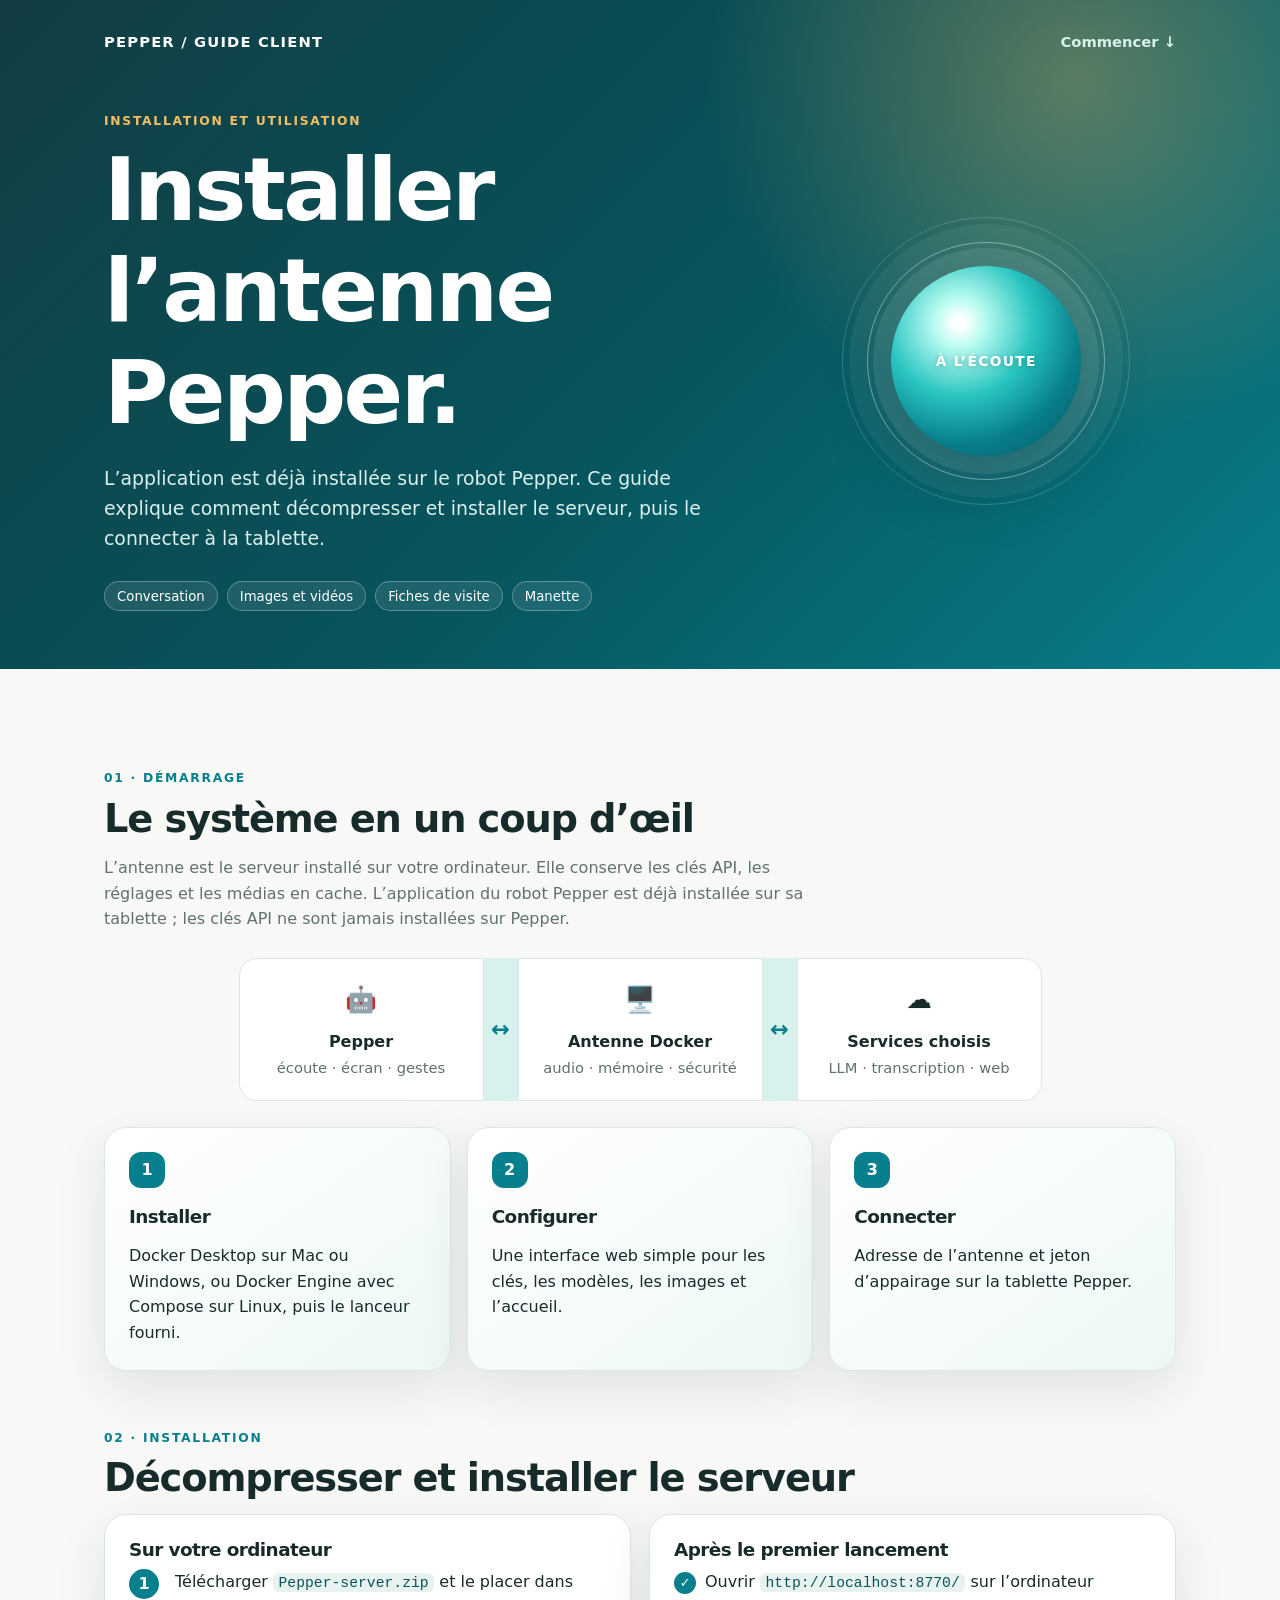
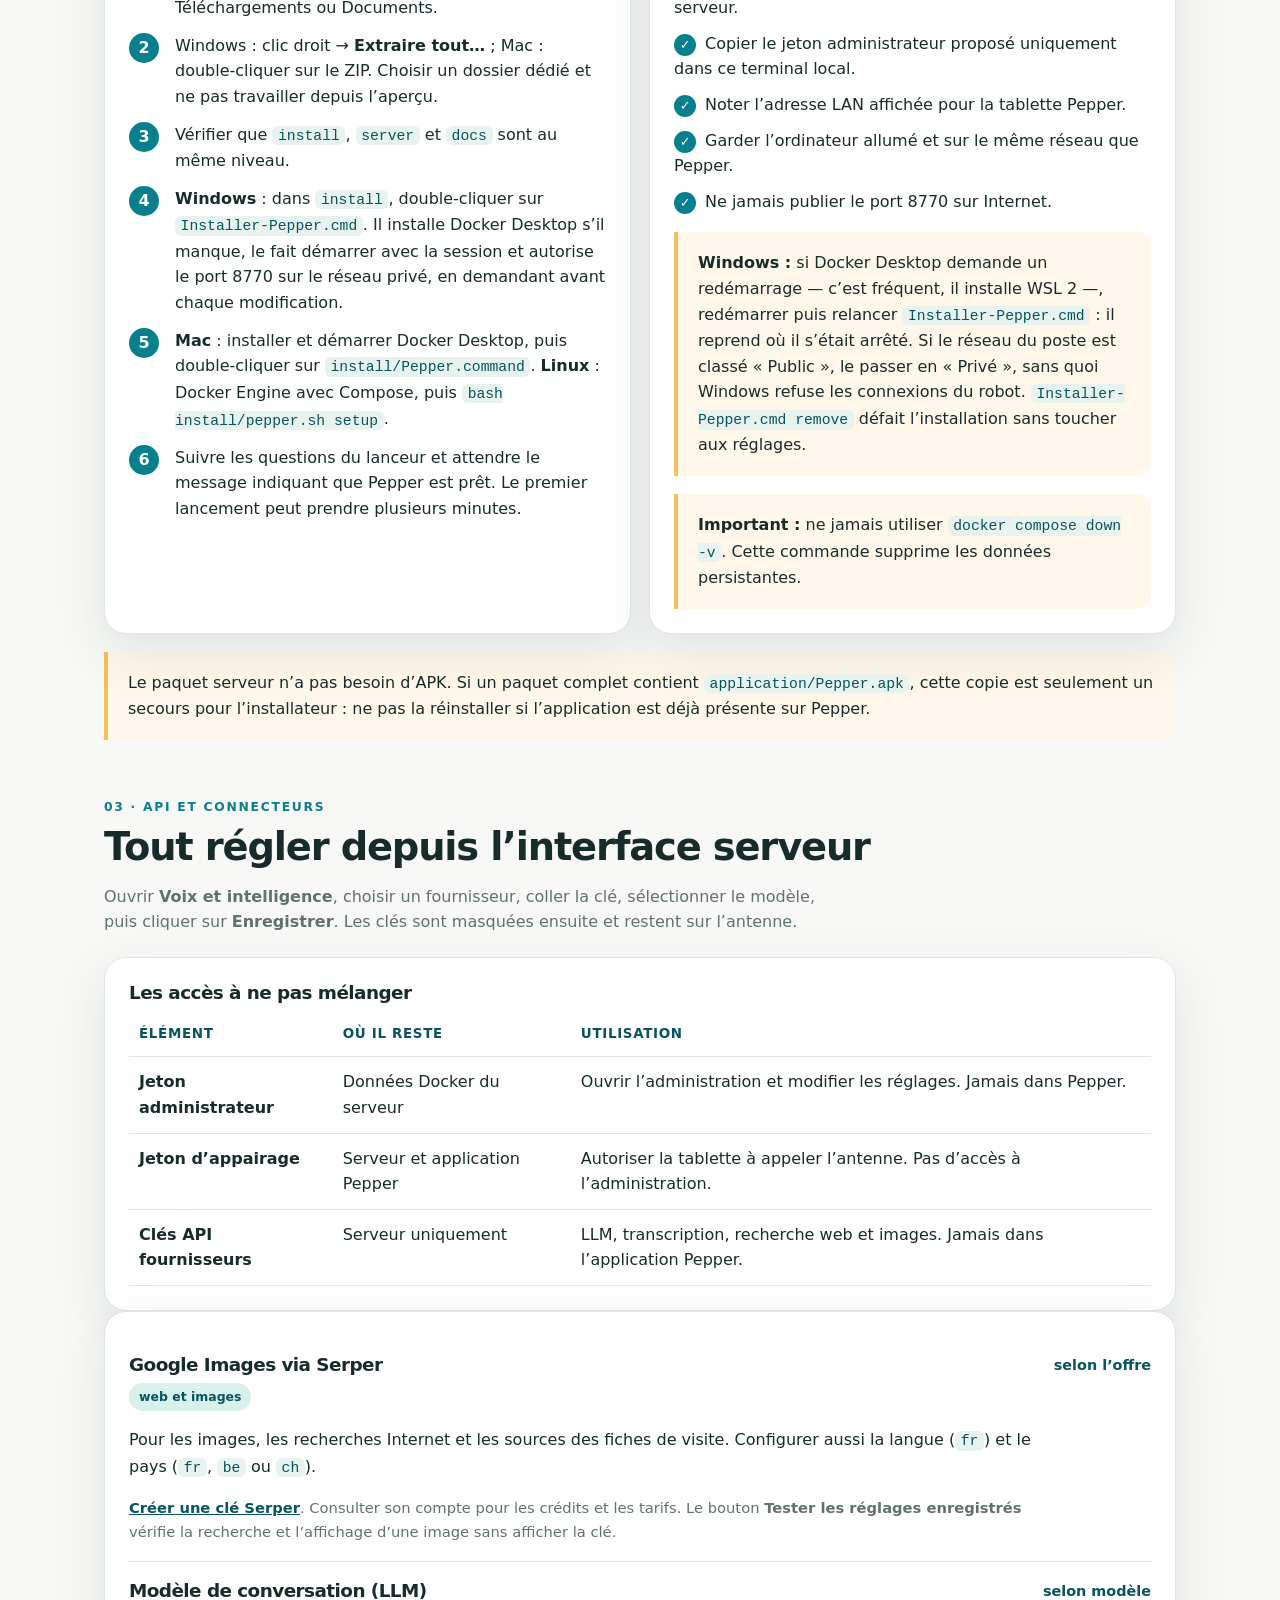
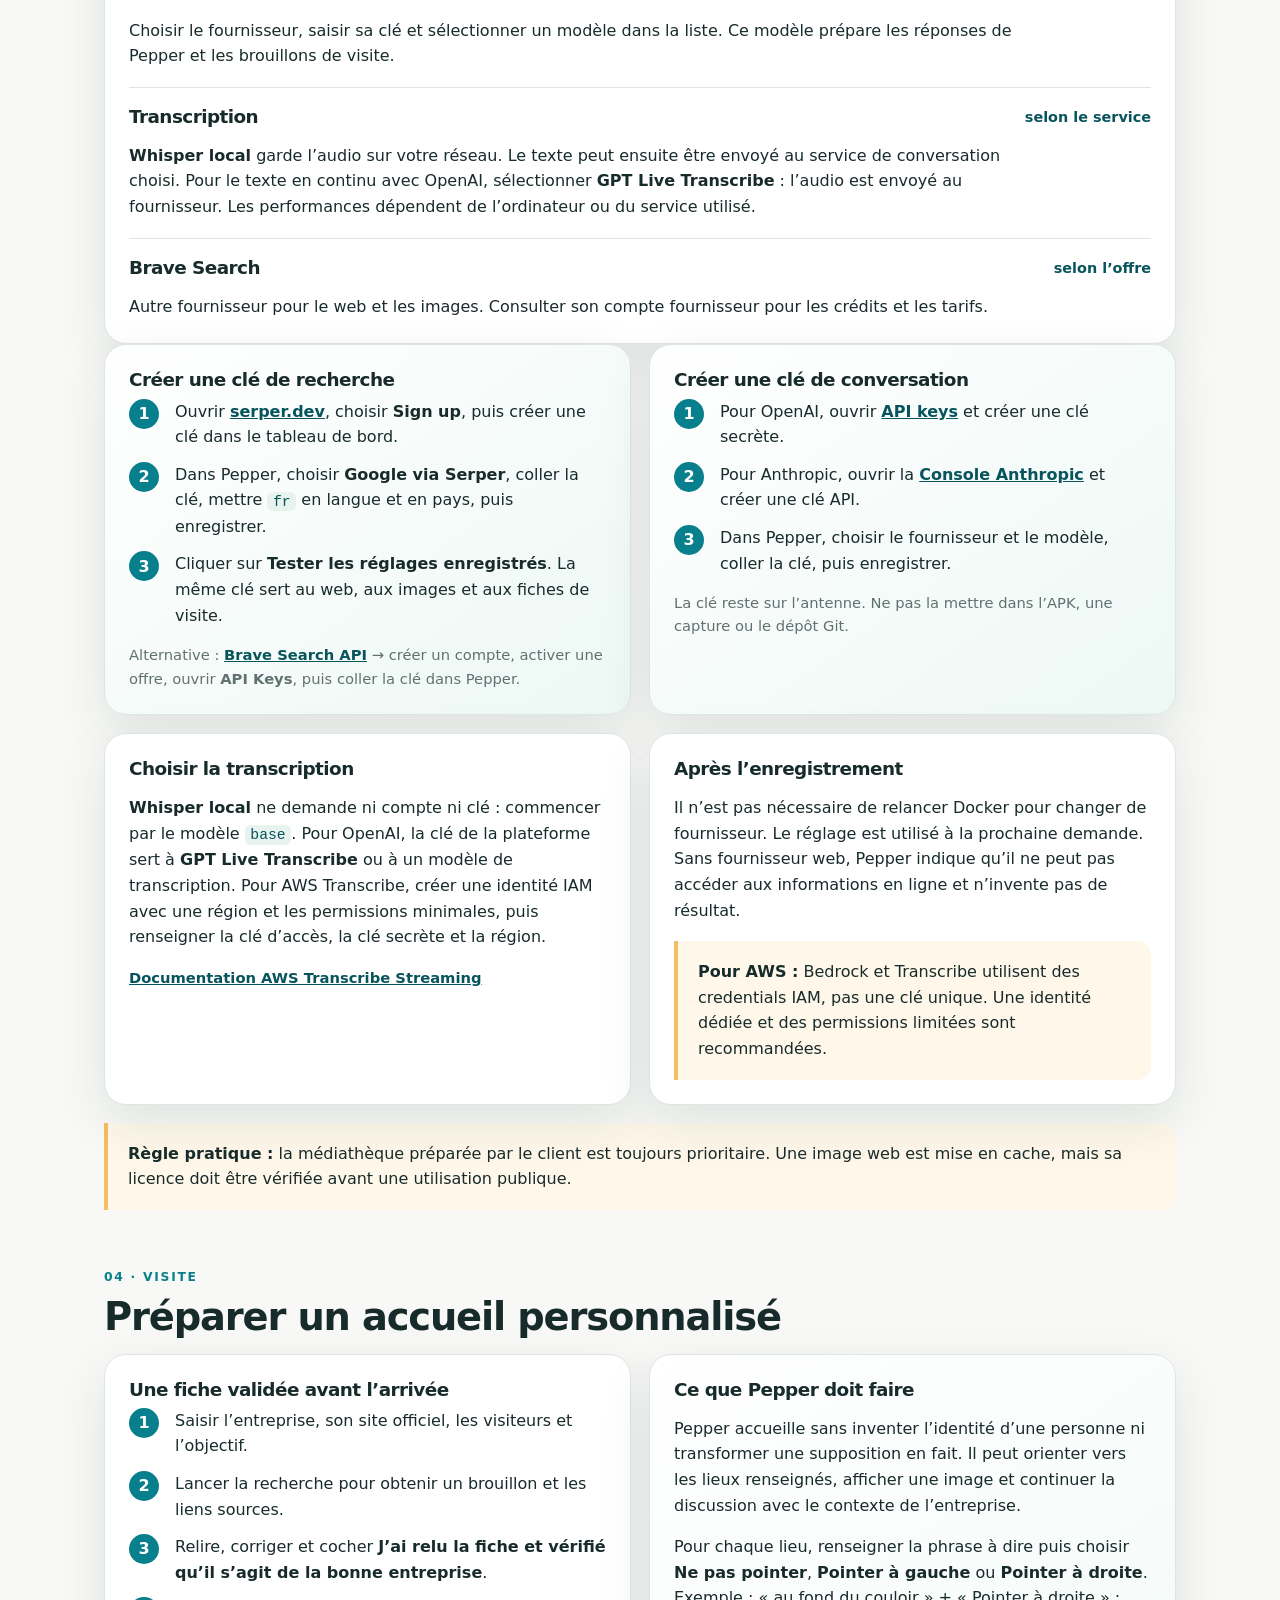
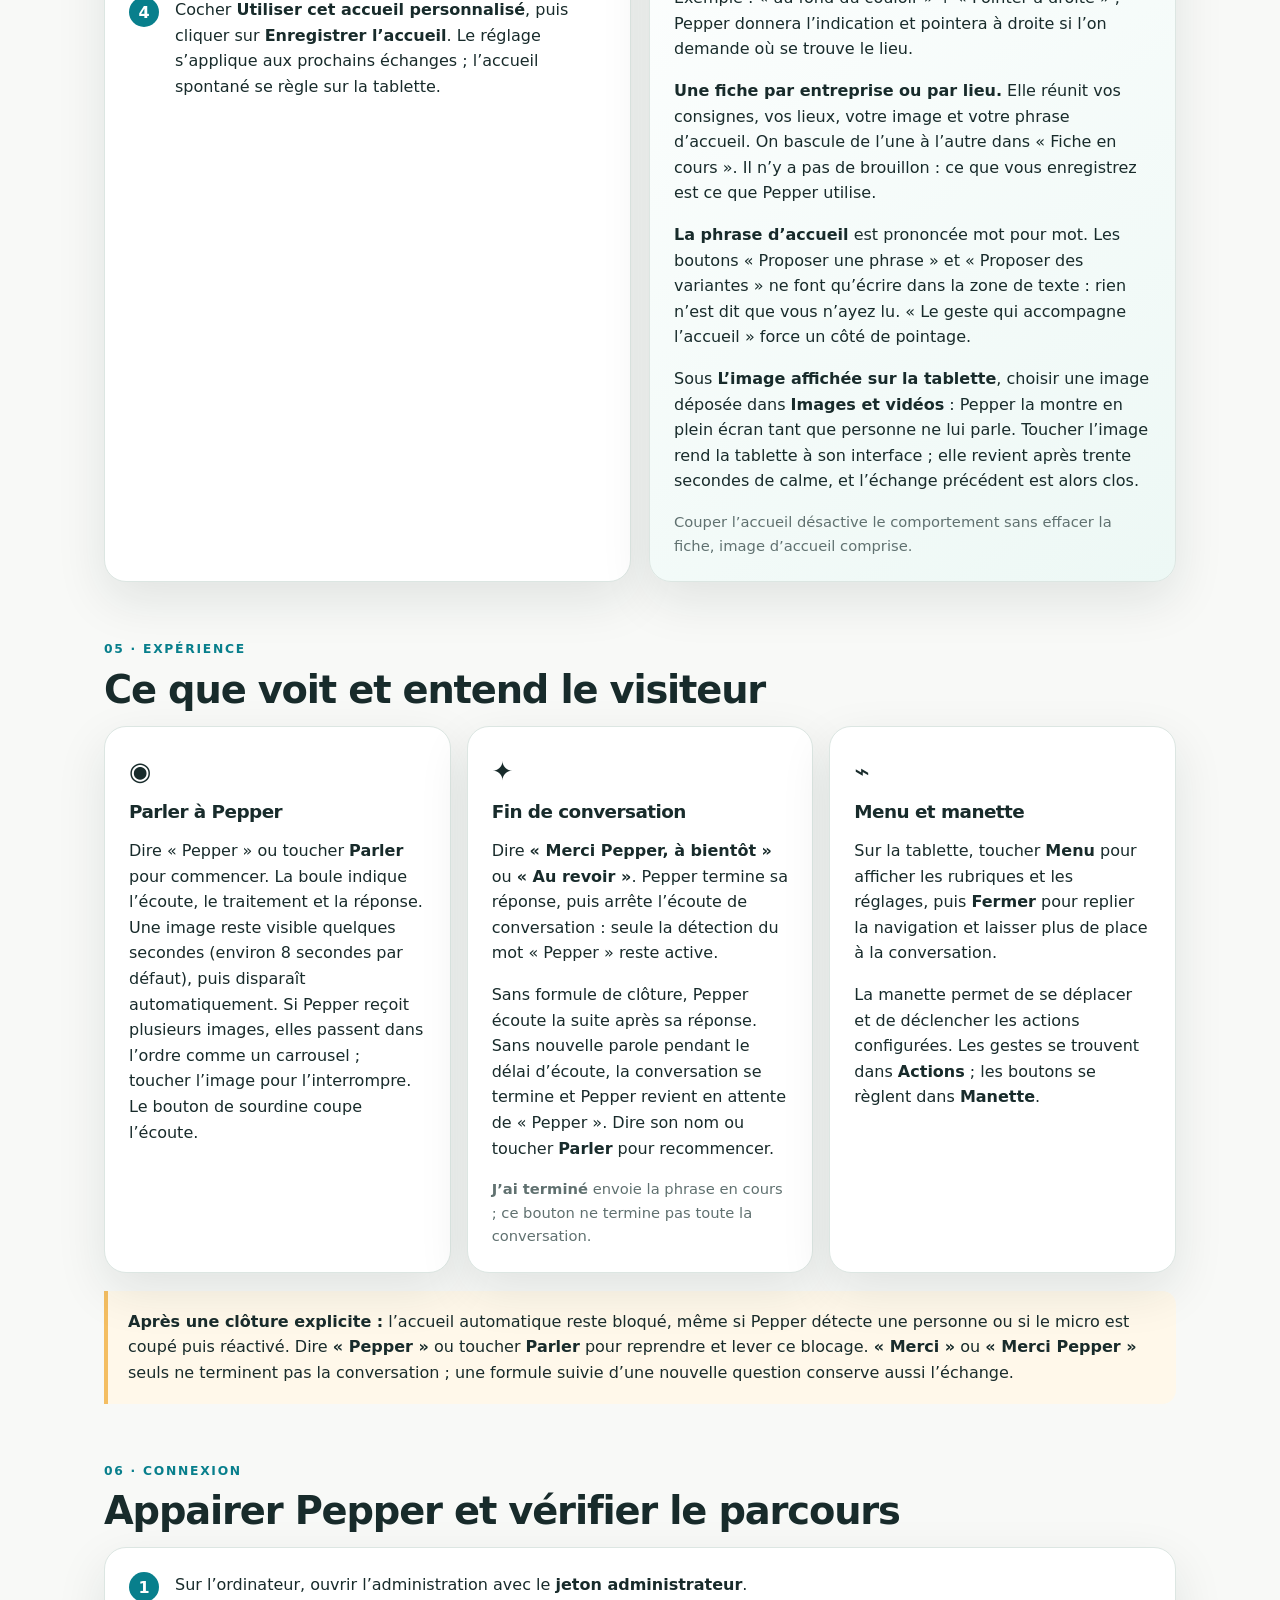
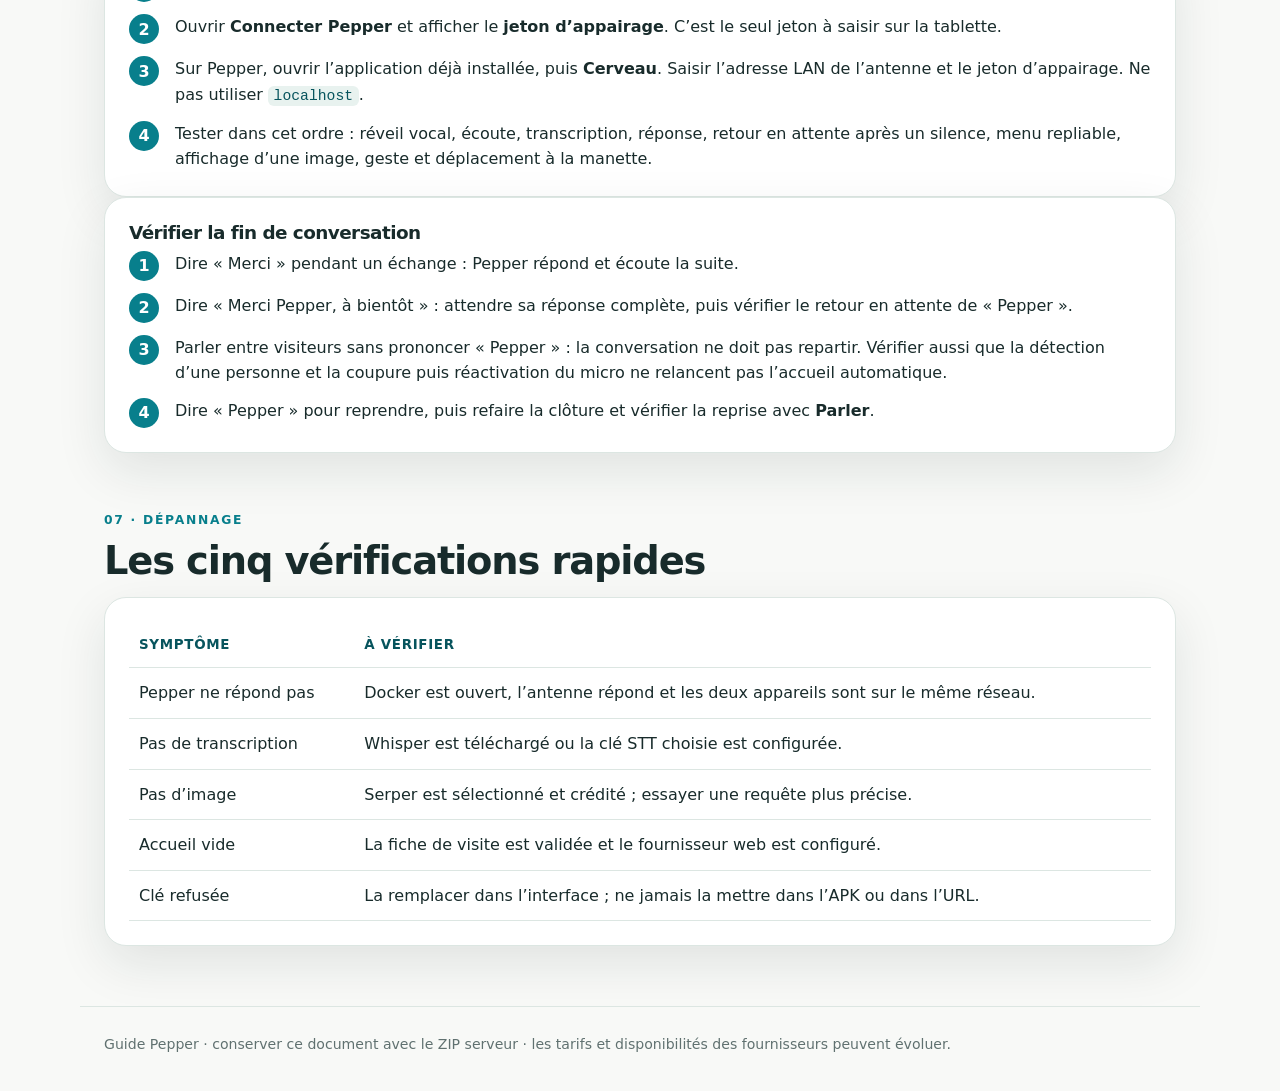
<file: docs/PEPPER_CLIENT_GUIDE.html>
<!doctype html>
<html lang="fr">
<head>
  <meta charset="utf-8">
  <meta name="viewport" content="width=device-width, initial-scale=1">
  <title>Pepper · installer l’antenne</title>
  <style>
    :root { --paper:#f8f9f7; --ink:#182b2b; --muted:#607170; --teal:#087f8c; --teal-dark:#07545d; --mint:#d9f1ed; --sun:#f4be62; --line:#dce6e2; --card:#fff; --shadow:0 18px 50px rgba(24,43,43,.10); }
    * { box-sizing:border-box; }
    html { scroll-behavior:smooth; }
    body { margin:0; color:var(--ink); background:var(--paper); font:16px/1.6 Inter, ui-sans-serif, system-ui, -apple-system, BlinkMacSystemFont, "Segoe UI", sans-serif; }
    a { color:var(--teal-dark); font-weight:700; }
    .hero { overflow:hidden; color:#fff; background:radial-gradient(circle at 84% 12%, rgba(244,190,98,.35), transparent 23rem), linear-gradient(135deg,#123d42 0%,#07545d 53%,#087f8c 100%); }
    .hero-inner, main, footer { max-width:1120px; margin:auto; padding-left:24px; padding-right:24px; }
    .hero-inner { padding-top:30px; padding-bottom:58px; }
    nav { display:flex; align-items:center; justify-content:space-between; gap:18px; margin-bottom:58px; font-size:.92rem; }
    nav strong { letter-spacing:.08em; text-transform:uppercase; }
    nav a { color:#d9f1ed; text-decoration:none; }
    .hero-grid { display:grid; grid-template-columns:minmax(0,1.25fr) minmax(250px,.75fr); align-items:center; gap:60px; }
    h1,h2,h3 { line-height:1.15; letter-spacing:-.03em; }
    h1 { max-width:700px; margin:0 0 20px; font-size:clamp(2.6rem,7vw,5.5rem); }
    h2 { margin:0 0 14px; font-size:clamp(1.7rem,3vw,2.5rem); }
    h3 { margin:0 0 8px; font-size:1.15rem; }
    .lead { max-width:680px; margin:0; color:#d9f1ed; font-size:1.18rem; }
    .tag-row { display:flex; flex-wrap:wrap; gap:9px; margin-top:28px; }
    .tag { display:inline-flex; align-items:center; min-height:30px; padding:3px 12px; border:1px solid rgba(255,255,255,.28); border-radius:99px; color:#fff; background:rgba(255,255,255,.09); font-size:.83rem; }
    .orb-wrap { display:grid; place-items:center; min-height:280px; }
    .orb { position:relative; display:grid; place-items:center; width:190px; aspect-ratio:1; border-radius:50%; background:radial-gradient(circle at 36% 30%,#fff 0 3%,#b7fbf0 14%,#28c4c0 41%,#087f8c 67%,#07545d 100%); box-shadow:0 0 0 18px rgba(217,241,237,.10),0 0 0 42px rgba(217,241,237,.06),0 24px 70px rgba(0,0,0,.28); animation:breathe 3.2s ease-in-out infinite; }
    .orb::before,.orb::after { content:""; position:absolute; border:1px solid rgba(217,241,237,.45); border-radius:50%; inset:-24px; animation:ring 3.2s ease-in-out infinite; }
    .orb::after { inset:-49px; opacity:.45; animation-delay:.35s; }
    .orb-label { position:relative; z-index:1; color:#fff; font-size:.86rem; font-weight:800; letter-spacing:.1em; text-transform:uppercase; text-shadow:0 1px 6px rgba(0,0,0,.25); }
    @keyframes breathe { 0%,100% { transform:scale(.94); } 50% { transform:scale(1.08); } }
    @keyframes ring { 0%,100% { transform:scale(.92); opacity:.25; } 50% { transform:scale(1.08); opacity:.85; } }
    main { padding-top:42px; padding-bottom:60px; }
    .section { margin-top:58px; scroll-margin-top:20px; }
    .section-intro { max-width:720px; margin:0 0 22px; color:var(--muted); }
    .eyebrow { margin:0 0 8px; color:var(--teal); font-size:.77rem; font-weight:900; letter-spacing:.14em; text-transform:uppercase; }
    .grid-3 { display:grid; grid-template-columns:repeat(3,1fr); gap:16px; }
    .grid-2 { display:grid; grid-template-columns:repeat(2,1fr); gap:18px; }
    .card { padding:24px; border:1px solid var(--line); border-radius:22px; background:var(--card); box-shadow:var(--shadow); }
    .card.soft { background:linear-gradient(145deg,#fff,#edf8f5); }
    .number { display:grid; place-items:center; width:36px; height:36px; margin-bottom:18px; border-radius:12px; color:#fff; background:var(--teal); font-weight:900; }
    .card p:last-child { margin-bottom:0; }
    .flow { display:flex; align-items:stretch; justify-content:center; gap:0; margin:26px 0; }
    .flow-node { flex:1; max-width:245px; padding:20px 16px; border:1px solid var(--line); background:#fff; text-align:center; }
    .flow-node:first-child { border-radius:18px 0 0 18px; }
    .flow-node:last-child { border-radius:0 18px 18px 0; }
    .flow-arrow { display:grid; place-items:center; min-width:34px; color:var(--teal); background:var(--mint); font-size:1.4rem; font-weight:900; }
    .icon { display:block; margin-bottom:9px; font-size:1.6rem; }
    .step-list { display:grid; gap:12px; margin:0; padding:0; list-style:none; counter-reset:step; }
    .step-list li { display:block; position:relative; min-height:30px; padding-left:46px; counter-increment:step; }
    .step-list li::before { content:counter(step); position:absolute; top:0; left:0; display:grid; place-items:center; width:30px; height:30px; border-radius:50%; color:#fff; background:var(--teal); font-weight:900; }
    .mini { color:var(--muted); font-size:.92rem; }
    .provider { display:grid; grid-template-columns:1fr auto; gap:18px; align-items:start; padding:18px 0; border-bottom:1px solid var(--line); }
    .provider:last-child { border-bottom:0; padding-bottom:0; }
    .badge { display:inline-flex; padding:4px 10px; border-radius:99px; color:var(--teal-dark); background:var(--mint); font-size:.78rem; font-weight:900; white-space:nowrap; }
    .price { color:var(--teal-dark); font-size:.9rem; font-weight:800; text-align:right; }
    code { padding:.12em .38em; border-radius:6px; color:#07545d; background:#e8f2ef; font-size:.92em; }
    .callout { margin-top:18px; padding:18px 20px; border-left:4px solid var(--sun); border-radius:0 14px 14px 0; background:#fff8ea; }
    table { width:100%; border-collapse:collapse; }
    th,td { padding:12px 10px; border-bottom:1px solid var(--line); text-align:left; vertical-align:top; }
    th { color:var(--teal-dark); font-size:.84rem; text-transform:uppercase; letter-spacing:.05em; }
    .check { display:grid; gap:10px; margin:0; padding:0; list-style:none; }
    .check li::before { content:"✓"; display:inline-grid; place-items:center; width:22px; height:22px; margin-right:9px; border-radius:50%; color:#fff; background:var(--teal); font-size:.8rem; font-weight:900; }
    footer { padding-top:26px; padding-bottom:46px; border-top:1px solid var(--line); color:var(--muted); font-size:.88rem; }
    @media (max-width:760px) { .hero-grid,.grid-2,.grid-3 { grid-template-columns:1fr; } .hero-inner { padding-bottom:42px; } nav { margin-bottom:38px; } nav a { display:none; } .orb-wrap { min-height:230px; } .orb { width:150px; } .flow { align-items:stretch; flex-direction:column; } .flow-node,.flow-node:first-child,.flow-node:last-child { max-width:none; border-radius:0; } .flow-node:first-child { border-radius:18px 18px 0 0; } .flow-node:last-child { border-radius:0 0 18px 18px; } .flow-arrow { min-height:30px; } .provider { grid-template-columns:1fr; } .price { text-align:left; } }
    @media print { body { background:#fff; } .hero { color:#000; background:#fff; } .hero-inner { padding-top:10px; padding-bottom:20px; } nav a,.orb-wrap { display:none; } .lead { color:#333; } .card { box-shadow:none; break-inside:avoid; } .section { margin-top:30px; } a { color:#000; } }
  </style>
</head>
<body>
  <header class="hero">
    <div class="hero-inner">
      <nav><strong>Pepper / guide client</strong><a href="#demarrage">Commencer ↓</a></nav>
      <div class="hero-grid">
        <div>
          <p class="eyebrow" style="color:#f4be62">Installation et utilisation</p>
          <h1>Installer l’antenne Pepper.</h1>
          <p class="lead">L’application est déjà installée sur le robot Pepper. Ce guide explique comment décompresser et installer le serveur, puis le connecter à la tablette.</p>
          <div class="tag-row"><span class="tag">Conversation</span><span class="tag">Images et vidéos</span><span class="tag">Fiches de visite</span><span class="tag">Manette</span></div>
        </div>
        <div class="orb-wrap" aria-label="Illustration de l'orbe vocal"><div class="orb"><span class="orb-label">à l’écoute</span></div></div>
      </div>
    </div>
  </header>

  <main>
    <section class="section" id="demarrage">
      <p class="eyebrow">01 · démarrage</p><h2>Le système en un coup d’œil</h2>
      <p class="section-intro">L’antenne est le serveur installé sur votre ordinateur. Elle conserve les clés API, les réglages et les médias en cache. L’application du robot Pepper est déjà installée sur sa tablette ; les clés API ne sont jamais installées sur Pepper.</p>
      <div class="flow" aria-label="Flux entre Pepper et les services"><div class="flow-node"><span class="icon">🤖</span><strong>Pepper</strong><br><span class="mini">écoute · écran · gestes</span></div><div class="flow-arrow">↔</div><div class="flow-node"><span class="icon">🖥️</span><strong>Antenne Docker</strong><br><span class="mini">audio · mémoire · sécurité</span></div><div class="flow-arrow">↔</div><div class="flow-node"><span class="icon">☁️</span><strong>Services choisis</strong><br><span class="mini">LLM · transcription · web</span></div></div>
      <div class="grid-3">
        <article class="card soft"><div class="number">1</div><h3>Installer</h3><p>Docker Desktop sur Mac ou Windows, ou Docker Engine avec Compose sur Linux, puis le lanceur fourni.</p></article>
        <article class="card soft"><div class="number">2</div><h3>Configurer</h3><p>Une interface web simple pour les clés, les modèles, les images et l’accueil.</p></article>
        <article class="card soft"><div class="number">3</div><h3>Connecter</h3><p>Adresse de l’antenne et jeton d’appairage sur la tablette Pepper.</p></article>
      </div>
    </section>

    <section class="section">
      <p class="eyebrow">02 · installation</p><h2>Décompresser et installer le serveur</h2>
      <div class="grid-2">
        <article class="card"><h3>Sur votre ordinateur</h3><ol class="step-list"><li>Télécharger <code>Pepper-server.zip</code> et le placer dans Téléchargements ou Documents.</li><li>Windows : clic droit → <strong>Extraire tout…</strong> ; Mac : double-cliquer sur le ZIP. Choisir un dossier dédié et ne pas travailler depuis l’aperçu.</li><li>Vérifier que <code>install</code>, <code>server</code> et <code>docs</code> sont au même niveau.</li><li><strong>Windows</strong> : dans <code>install</code>, double-cliquer sur <code>Installer-Pepper.cmd</code>. Il installe Docker Desktop s’il manque, le fait démarrer avec la session et autorise le port 8770 sur le réseau privé, en demandant avant chaque modification.</li><li><strong>Mac</strong> : installer et démarrer Docker Desktop, puis double-cliquer sur <code>install/Pepper.command</code>. <strong>Linux</strong> : Docker Engine avec Compose, puis <code>bash install/pepper.sh setup</code>.</li><li>Suivre les questions du lanceur et attendre le message indiquant que Pepper est prêt. Le premier lancement peut prendre plusieurs minutes.</li></ol></article>
        <article class="card"><h3>Après le premier lancement</h3><ul class="check"><li>Ouvrir <code>http://localhost:8770/</code> sur l’ordinateur serveur.</li><li>Copier le jeton administrateur proposé uniquement dans ce terminal local.</li><li>Noter l’adresse LAN affichée pour la tablette Pepper.</li><li>Garder l’ordinateur allumé et sur le même réseau que Pepper.</li><li>Ne jamais publier le port 8770 sur Internet.</li></ul><div class="callout"><strong>Windows :</strong> si Docker Desktop demande un redémarrage — c’est fréquent, il installe WSL 2 —, redémarrer puis relancer <code>Installer-Pepper.cmd</code> : il reprend où il s’était arrêté. Si le réseau du poste est classé « Public », le passer en « Privé », sans quoi Windows refuse les connexions du robot. <code>Installer-Pepper.cmd remove</code> défait l’installation sans toucher aux réglages.</div><div class="callout"><strong>Important :</strong> ne jamais utiliser <code>docker compose down -v</code>. Cette commande supprime les données persistantes.</div></article>
      </div>
    </section>

    <p class="callout">Le paquet serveur n’a pas besoin d’APK. Si un paquet complet contient <code>application/Pepper.apk</code>, cette copie est seulement un secours pour l’installateur : ne pas la réinstaller si l’application est déjà présente sur Pepper.</p>

    <section class="section" id="api">
      <p class="eyebrow">03 · api et connecteurs</p><h2>Tout régler depuis l’interface serveur</h2>
      <p class="section-intro">Ouvrir <strong>Voix et intelligence</strong>, choisir un fournisseur, coller la clé, sélectionner le modèle, puis cliquer sur <strong>Enregistrer</strong>. Les clés sont masquées ensuite et restent sur l’antenne.</p>
      <div class="card"><h3>Les accès à ne pas mélanger</h3><table><thead><tr><th>Élément</th><th>Où il reste</th><th>Utilisation</th></tr></thead><tbody><tr><td><strong>Jeton administrateur</strong></td><td>Données Docker du serveur</td><td>Ouvrir l’administration et modifier les réglages. Jamais dans Pepper.</td></tr><tr><td><strong>Jeton d’appairage</strong></td><td>Serveur et application Pepper</td><td>Autoriser la tablette à appeler l’antenne. Pas d’accès à l’administration.</td></tr><tr><td><strong>Clés API fournisseurs</strong></td><td>Serveur uniquement</td><td>LLM, transcription, recherche web et images. Jamais dans l’application Pepper.</td></tr></tbody></table></div>
      <div class="card">
        <div class="provider"><div><h3>Google Images via Serper</h3><span class="badge">web et images</span><p>Pour les images, les recherches Internet et les sources des fiches de visite. Configurer aussi la langue (<code>fr</code>) et le pays (<code>fr</code>, <code>be</code> ou <code>ch</code>).</p><p class="mini"><a href="https://serper.dev/">Créer une clé Serper</a>. Consulter son compte pour les crédits et les tarifs. Le bouton <strong>Tester les réglages enregistrés</strong> vérifie la recherche et l’affichage d’une image sans afficher la clé.</p></div><div class="price">selon l’offre</div></div>
        <div class="provider"><div><h3>Modèle de conversation (LLM)</h3><p>Choisir le fournisseur, saisir sa clé et sélectionner un modèle dans la liste. Ce modèle prépare les réponses de Pepper et les brouillons de visite.</p></div><div class="price">selon modèle</div></div>
        <div class="provider"><div><h3>Transcription</h3><p><strong>Whisper local</strong> garde l’audio sur votre réseau. Le texte peut ensuite être envoyé au service de conversation choisi. Pour le texte en continu avec OpenAI, sélectionner <strong>GPT Live Transcribe</strong> : l’audio est envoyé au fournisseur. Les performances dépendent de l’ordinateur ou du service utilisé.</p></div><div class="price">selon le service</div></div>
        <div class="provider"><div><h3>Brave Search</h3><p>Autre fournisseur pour le web et les images. Consulter son compte fournisseur pour les crédits et les tarifs.</p></div><div class="price">selon l’offre</div></div>
      </div>
      <div class="grid-2">
        <article class="card soft"><h3>Créer une clé de recherche</h3><ol class="step-list"><li>Ouvrir <a href="https://serper.dev/">serper.dev</a>, choisir <strong>Sign up</strong>, puis créer une clé dans le tableau de bord.</li><li>Dans Pepper, choisir <strong>Google via Serper</strong>, coller la clé, mettre <code>fr</code> en langue et en pays, puis enregistrer.</li><li>Cliquer sur <strong>Tester les réglages enregistrés</strong>. La même clé sert au web, aux images et aux fiches de visite.</li></ol><p class="mini">Alternative : <a href="https://brave.com/search/api/">Brave Search API</a> → créer un compte, activer une offre, ouvrir <strong>API Keys</strong>, puis coller la clé dans Pepper.</p></article>
        <article class="card soft"><h3>Créer une clé de conversation</h3><ol class="step-list"><li>Pour OpenAI, ouvrir <a href="https://platform.openai.com/api-keys">API keys</a> et créer une clé secrète.</li><li>Pour Anthropic, ouvrir la <a href="https://console.anthropic.com/settings/keys">Console Anthropic</a> et créer une clé API.</li><li>Dans Pepper, choisir le fournisseur et le modèle, coller la clé, puis enregistrer.</li></ol><p class="mini">La clé reste sur l’antenne. Ne pas la mettre dans l’APK, une capture ou le dépôt Git.</p></article>
        <article class="card"><h3>Choisir la transcription</h3><p><strong>Whisper local</strong> ne demande ni compte ni clé : commencer par le modèle <code>base</code>. Pour OpenAI, la clé de la plateforme sert à <strong>GPT Live Transcribe</strong> ou à un modèle de transcription. Pour AWS Transcribe, créer une identité IAM avec une région et les permissions minimales, puis renseigner la clé d’accès, la clé secrète et la région.</p><p class="mini"><a href="https://docs.aws.amazon.com/transcribe/latest/dg/streaming.html">Documentation AWS Transcribe Streaming</a></p></article>
        <article class="card"><h3>Après l’enregistrement</h3><p>Il n’est pas nécessaire de relancer Docker pour changer de fournisseur. Le réglage est utilisé à la prochaine demande. Sans fournisseur web, Pepper indique qu’il ne peut pas accéder aux informations en ligne et n’invente pas de résultat.</p><div class="callout"><strong>Pour AWS :</strong> Bedrock et Transcribe utilisent des credentials IAM, pas une clé unique. Une identité dédiée et des permissions limitées sont recommandées.</div></article>
      </div>
      <div class="callout"><strong>Règle pratique :</strong> la médiathèque préparée par le client est toujours prioritaire. Une image web est mise en cache, mais sa licence doit être vérifiée avant une utilisation publique.</div>
    </section>

    <section class="section">
      <p class="eyebrow">04 · visite</p><h2>Préparer un accueil personnalisé</h2>
      <div class="grid-2">
        <article class="card"><h3>Une fiche validée avant l’arrivée</h3><ol class="step-list"><li>Saisir l’entreprise, son site officiel, les visiteurs et l’objectif.</li><li>Lancer la recherche pour obtenir un brouillon et les liens sources.</li><li>Relire, corriger et cocher <strong>J’ai relu la fiche et vérifié qu’il s’agit de la bonne entreprise</strong>.</li><li>Cocher <strong>Utiliser cet accueil personnalisé</strong>, puis cliquer sur <strong>Enregistrer l’accueil</strong>. Le réglage s’applique aux prochains échanges ; l’accueil spontané se règle sur la tablette.</li></ol></article>
        <article class="card soft"><h3>Ce que Pepper doit faire</h3><p>Pepper accueille sans inventer l’identité d’une personne ni transformer une supposition en fait. Il peut orienter vers les lieux renseignés, afficher une image et continuer la discussion avec le contexte de l’entreprise.</p><p>Pour chaque lieu, renseigner la phrase à dire puis choisir <strong>Ne pas pointer</strong>, <strong>Pointer à gauche</strong> ou <strong>Pointer à droite</strong>. Exemple : « au fond du couloir » + « Pointer à droite » ; Pepper donnera l’indication et pointera à droite si l’on demande où se trouve le lieu.</p><p><strong>Une fiche par entreprise ou par lieu.</strong> Elle réunit vos consignes, vos lieux, votre image et votre phrase d’accueil. On bascule de l’une à l’autre dans « Fiche en cours ». Il n’y a pas de brouillon : ce que vous enregistrez est ce que Pepper utilise.</p><p><strong>La phrase d’accueil</strong> est prononcée mot pour mot. Les boutons « Proposer une phrase » et « Proposer des variantes » ne font qu’écrire dans la zone de texte : rien n’est dit que vous n’ayez lu. « Le geste qui accompagne l’accueil » force un côté de pointage.</p><p>Sous <strong>L’image affichée sur la tablette</strong>, choisir une image déposée dans <strong>Images et vidéos</strong> : Pepper la montre en plein écran tant que personne ne lui parle. Toucher l’image rend la tablette à son interface ; elle revient après trente secondes de calme, et l’échange précédent est alors clos.</p><p class="mini">Couper l’accueil désactive le comportement sans effacer la fiche, image d’accueil comprise.</p></article>
      </div>
    </section>

    <section class="section">
      <p class="eyebrow">05 · expérience</p><h2>Ce que voit et entend le visiteur</h2>
      <div class="grid-3">
        <article class="card"><span class="icon">◉</span><h3>Parler à Pepper</h3><p>Dire « Pepper » ou toucher <strong>Parler</strong> pour commencer. La boule indique l’écoute, le traitement et la réponse. Une image reste visible quelques secondes (environ 8 secondes par défaut), puis disparaît automatiquement. Si Pepper reçoit plusieurs images, elles passent dans l’ordre comme un carrousel ; toucher l’image pour l’interrompre. Le bouton de sourdine coupe l’écoute.</p></article>
        <article class="card"><span class="icon">✦</span><h3>Fin de conversation</h3><p>Dire <strong>« Merci Pepper, à bientôt »</strong> ou <strong>« Au revoir »</strong>. Pepper termine sa réponse, puis arrête l’écoute de conversation : seule la détection du mot « Pepper » reste active.</p><p>Sans formule de clôture, Pepper écoute la suite après sa réponse. Sans nouvelle parole pendant le délai d’écoute, la conversation se termine et Pepper revient en attente de « Pepper ». Dire son nom ou toucher <strong>Parler</strong> pour recommencer.</p><p class="mini"><strong>J’ai terminé</strong> envoie la phrase en cours ; ce bouton ne termine pas toute la conversation.</p></article>
        <article class="card"><span class="icon">⌁</span><h3>Menu et manette</h3><p>Sur la tablette, toucher <strong>Menu</strong> pour afficher les rubriques et les réglages, puis <strong>Fermer</strong> pour replier la navigation et laisser plus de place à la conversation.</p><p>La manette permet de se déplacer et de déclencher les actions configurées. Les gestes se trouvent dans <strong>Actions</strong> ; les boutons se règlent dans <strong>Manette</strong>.</p></article>
      </div>
    <div class="callout"><strong>Après une clôture explicite :</strong> l’accueil automatique reste bloqué, même si Pepper détecte une personne ou si le micro est coupé puis réactivé. Dire <strong>« Pepper »</strong> ou toucher <strong>Parler</strong> pour reprendre et lever ce blocage. <strong>« Merci »</strong> ou <strong>« Merci Pepper »</strong> seuls ne terminent pas la conversation ; une formule suivie d’une nouvelle question conserve aussi l’échange.</div>
    </section>

    <section class="section">
      <p class="eyebrow">06 · connexion</p><h2>Appairer Pepper et vérifier le parcours</h2>
      <div class="card"><ol class="step-list"><li>Sur l’ordinateur, ouvrir l’administration avec le <strong>jeton administrateur</strong>.</li><li>Ouvrir <strong>Connecter Pepper</strong> et afficher le <strong>jeton d’appairage</strong>. C’est le seul jeton à saisir sur la tablette.</li><li>Sur Pepper, ouvrir l’application déjà installée, puis <strong>Cerveau</strong>. Saisir l’adresse LAN de l’antenne et le jeton d’appairage. Ne pas utiliser <code>localhost</code>.</li><li>Tester dans cet ordre : réveil vocal, écoute, transcription, réponse, retour en attente après un silence, menu repliable, affichage d’une image, geste et déplacement à la manette.</li></ol></div>
    <div class="card"><h3>Vérifier la fin de conversation</h3><ol class="step-list"><li>Dire « Merci » pendant un échange : Pepper répond et écoute la suite.</li><li>Dire « Merci Pepper, à bientôt » : attendre sa réponse complète, puis vérifier le retour en attente de « Pepper ».</li><li>Parler entre visiteurs sans prononcer « Pepper » : la conversation ne doit pas repartir. Vérifier aussi que la détection d’une personne et la coupure puis réactivation du micro ne relancent pas l’accueil automatique.</li><li>Dire « Pepper » pour reprendre, puis refaire la clôture et vérifier la reprise avec <strong>Parler</strong>.</li></ol></div>
    </section>

    <section class="section">
      <p class="eyebrow">07 · dépannage</p><h2>Les cinq vérifications rapides</h2>
      <div class="card"><table><thead><tr><th>Symptôme</th><th>À vérifier</th></tr></thead><tbody><tr><td>Pepper ne répond pas</td><td>Docker est ouvert, l’antenne répond et les deux appareils sont sur le même réseau.</td></tr><tr><td>Pas de transcription</td><td>Whisper est téléchargé ou la clé STT choisie est configurée.</td></tr><tr><td>Pas d’image</td><td>Serper est sélectionné et crédité ; essayer une requête plus précise.</td></tr><tr><td>Accueil vide</td><td>La fiche de visite est validée et le fournisseur web est configuré.</td></tr><tr><td>Clé refusée</td><td>La remplacer dans l’interface ; ne jamais la mettre dans l’APK ou dans l’URL.</td></tr></tbody></table></div>
    </section>
  </main>
  <footer>Guide Pepper · conserver ce document avec le ZIP serveur · les tarifs et disponibilités des fournisseurs peuvent évoluer.</footer>
</body>
</html>
</file>
